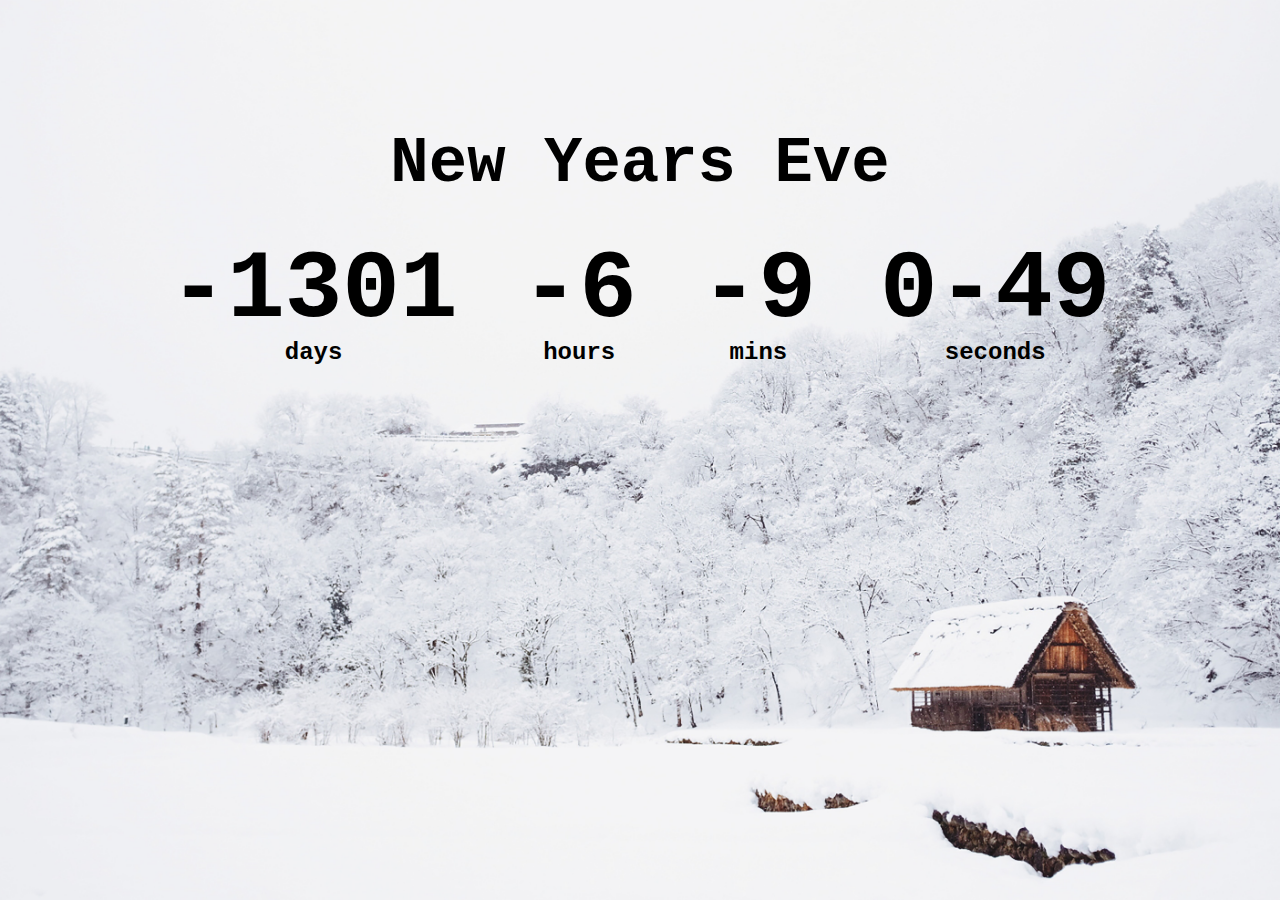
<file: countdown-timer/index.html>
<!DOCTYPE html>
<html lang="en">
<head>
    <meta charset="UTF-8">
    <meta http-equiv="X-UA-Compatible" content="IE=edge">
    <meta name="viewport" content="width=device-width, initial-scale=1.0">
    <title>Document</title>
    <link rel="stylesheet" href="style.css">
    <script src="script.js" defer></script>
</head>
<body>
    <h1>New Years Eve</h1>
    <div class="countdown-container">
        <div class="countdown-element days-c">
            <p class="big-text" id="days">0</p>
            <span>days</span>
        </div>
        <div class="countdown-element hours-c">
            <p class="big-text" id="hours">0</p>
            <span>hours</span>
        </div>
        <div class="countdown-element mins-c">
            <p class="big-text" id="mins">0</p>
            <span>mins</span>
        </div>
        <div class="countdown-element seconds-c">
            <p class="big-text" id="seconds">0</p>
            <span>seconds</span>
        </div>
    </div>
    
</body>
</html>
</file>
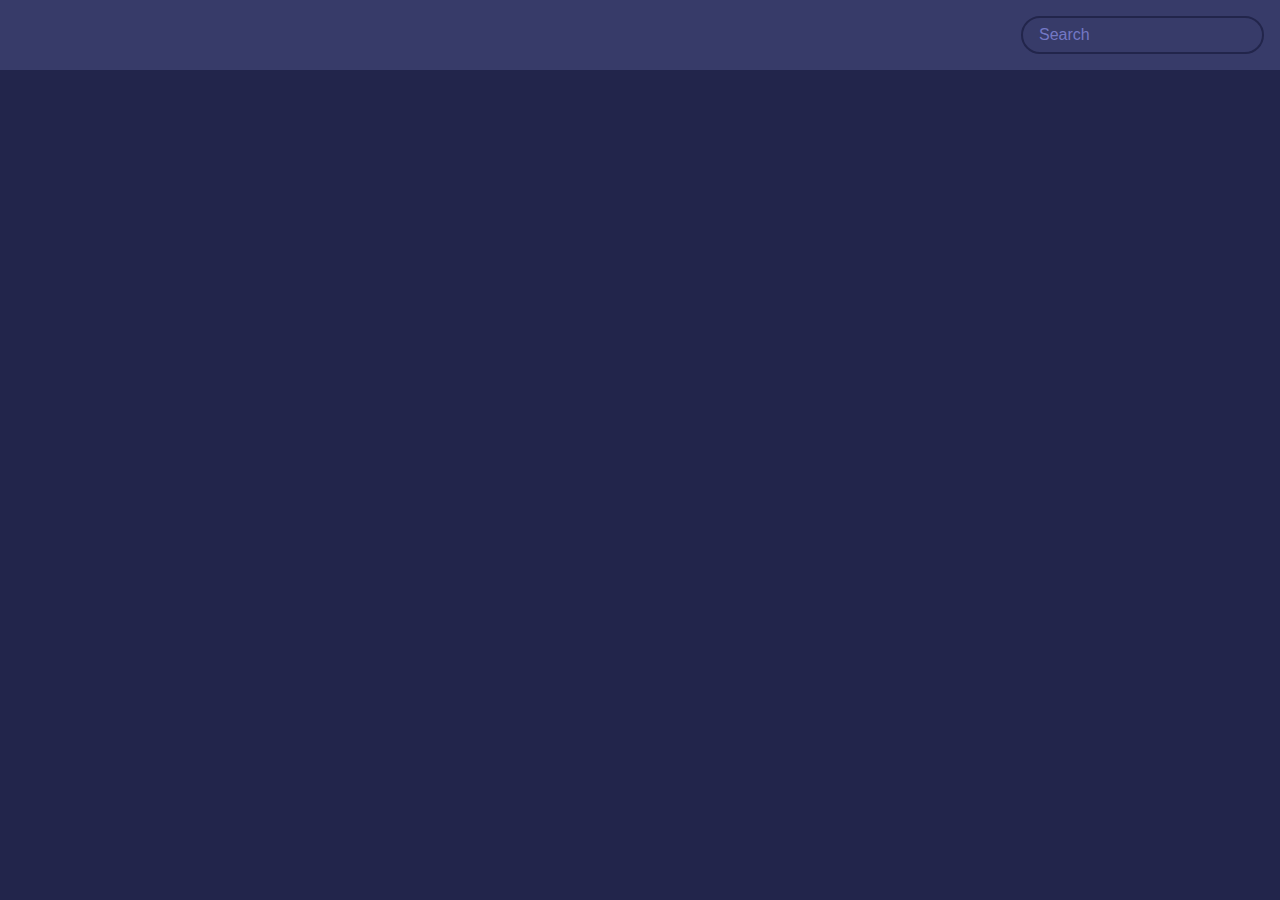
<file: movie-app/index.html>
<!DOCTYPE html>
<html lang="en">
<head>
    <meta charset="UTF-8">
    <meta http-equiv="X-UA-Compatible" content="IE=edge">
    <meta name="viewport" content="width=device-width, initial-scale=1.0">
    <title>Movie App</title>
    <link rel="stylesheet" href="style.css" />
    <script src="script.js" defer></script>
</head>
<body>
    <header>
        <form id="form">
            <input 
                type="text"
                id="search"
                placeholder="Search"
                class="search"
            />
        </form>
    </header>
    <main id="main"></main>
</body>
</html>
</file>
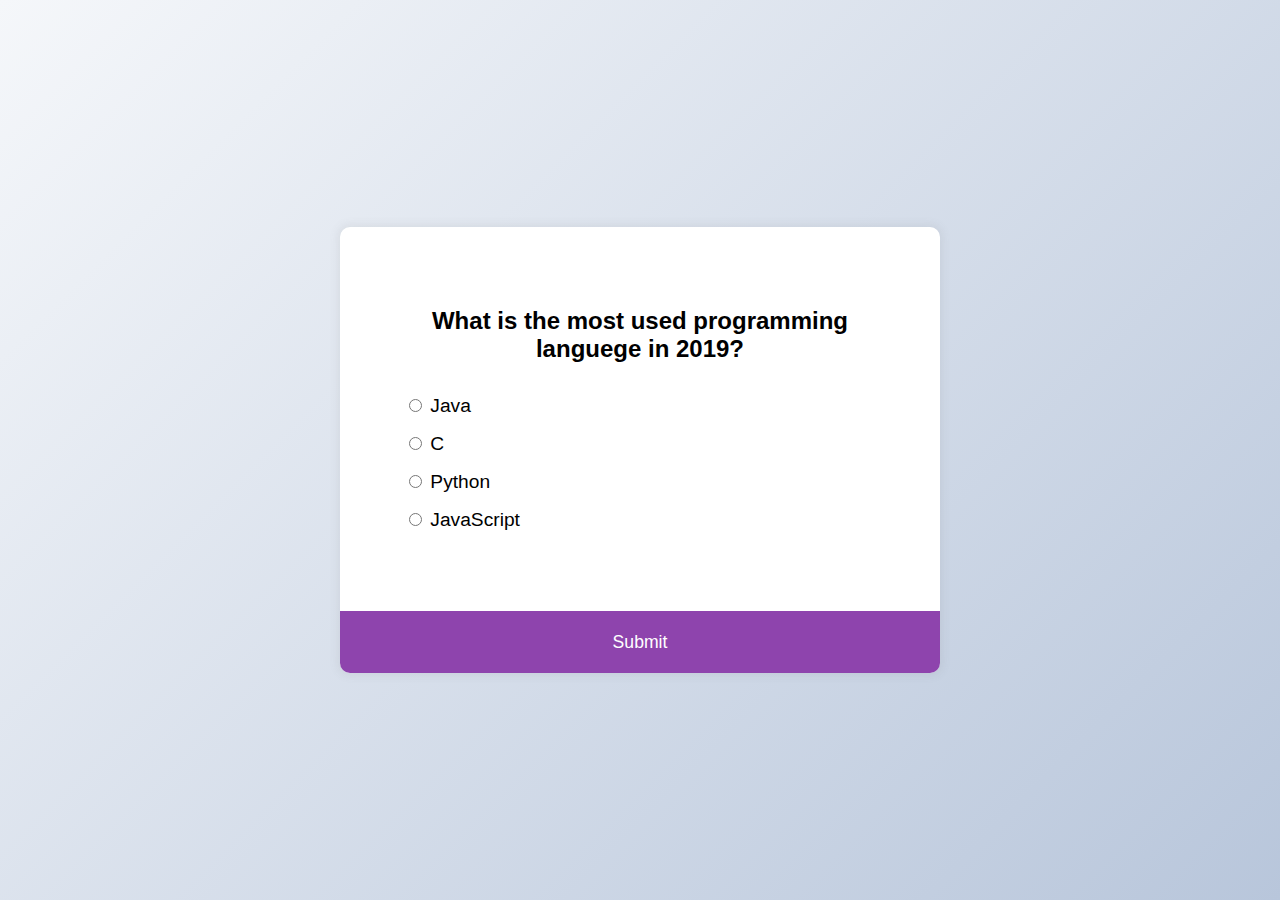
<file: quiz-app/index.html>
<!DOCTYPE html>
<html lang="en">
<head>
    <meta charset="UTF-8">
    <meta http-equiv="X-UA-Compatible" content="IE=edge">
    <meta name="viewport" content="width=device-width, initial-scale=1.0">
    <title>Quiz App</title>
    <link rel="stylesheet" href="style.css" />
    <script src="script.js" defer></script>
</head>
<body>
    <div class="quiz-container" id="quiz">
        <div class="quiz-header">
            <h2 id="question">Question text</h2>
            <ul>
                <li>
                    <input 
                        type="radio"
                        id="a"
                        name="answer"
                        class="answer"
                    />
                    <label id="a_text" for="a">Question</label>
                </li>
                <li>
                    <input 
                        type="radio"
                        id="b"
                        name="answer"
                        class="answer"
                    />
                    <label id="b_text" for="b">Question</label>
                </li>
                <li>
                    <input 
                        type="radio"
                        id="c"
                        name="answer"
                        class="answer"
                    />
                    <label id="c_text" for="c">Question</label>
                </li>
                <li>
                    <input 
                        type="radio"
                        id="d"
                        name="answer"
                        class="answer"
                    />
                    <label id="d_text" for="d">Question</label>
                </li>
            </ul>
        </div>
        <button id="submit">Submit</button>
    </div>
    
</body>
</html>
</file>
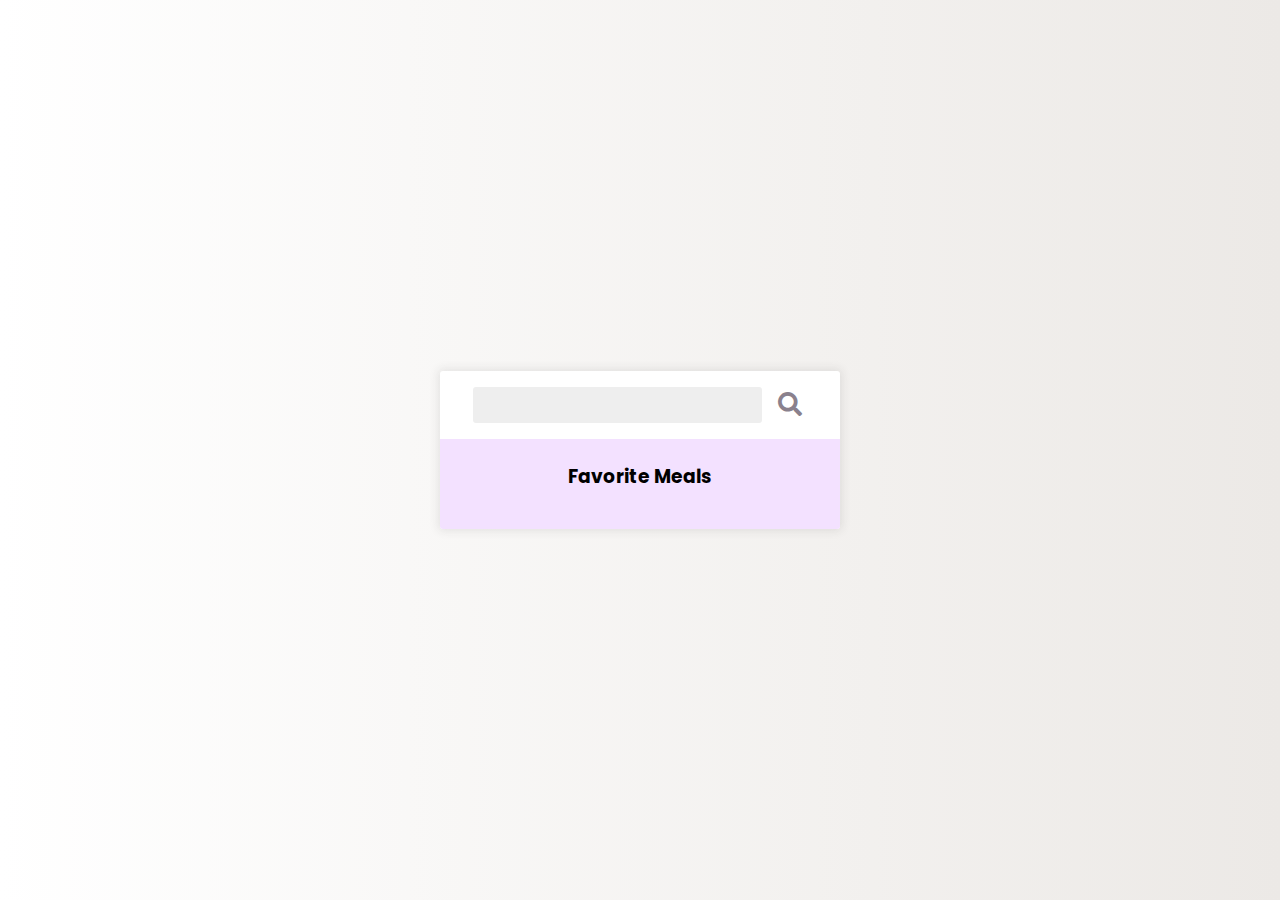
<file: recipe-app/index.html>
<!DOCTYPE html>
<html lang="en">
<head>
    <meta charset="UTF-8">
    <meta http-equiv="X-UA-Compatible" content="IE=edge">
    <meta name="viewport" content="width=device-width, initial-scale=1.0">
    <title>Recipe App</title>
    <link
            rel="stylesheet"
            href="https://cdnjs.cloudflare.com/ajax/libs/font-awesome/5.14.0/css/all.min.css"
    />
    <link rel="stylesheet" href="style.css" />
    <script src="script.js" defer></script>
</head>
<body>
    <div class="mobile-container">
        <header>
            <input type="text" id="search-term" />
            <button id="search"><i class="fas fa-search"></i></button>
        </header>
        <div class="fav-container">
            <h3>Favorite Meals</h3>
            <ul class="fav-meals" id="fav-meals"></ul>
        </div>
        <div class="meals" id="meals"></div>
    </div>

    <div class="popup-container hidden" id="meal-popup">
        <div class="popup">
            <button id="close-popup" class="close-popup">
                <i class="fas fa-times"></i>
            </button>
            <div class="meal-info" id="meal-info"></div>
        </div>

    </div>

    
</body>
</html>
</file>
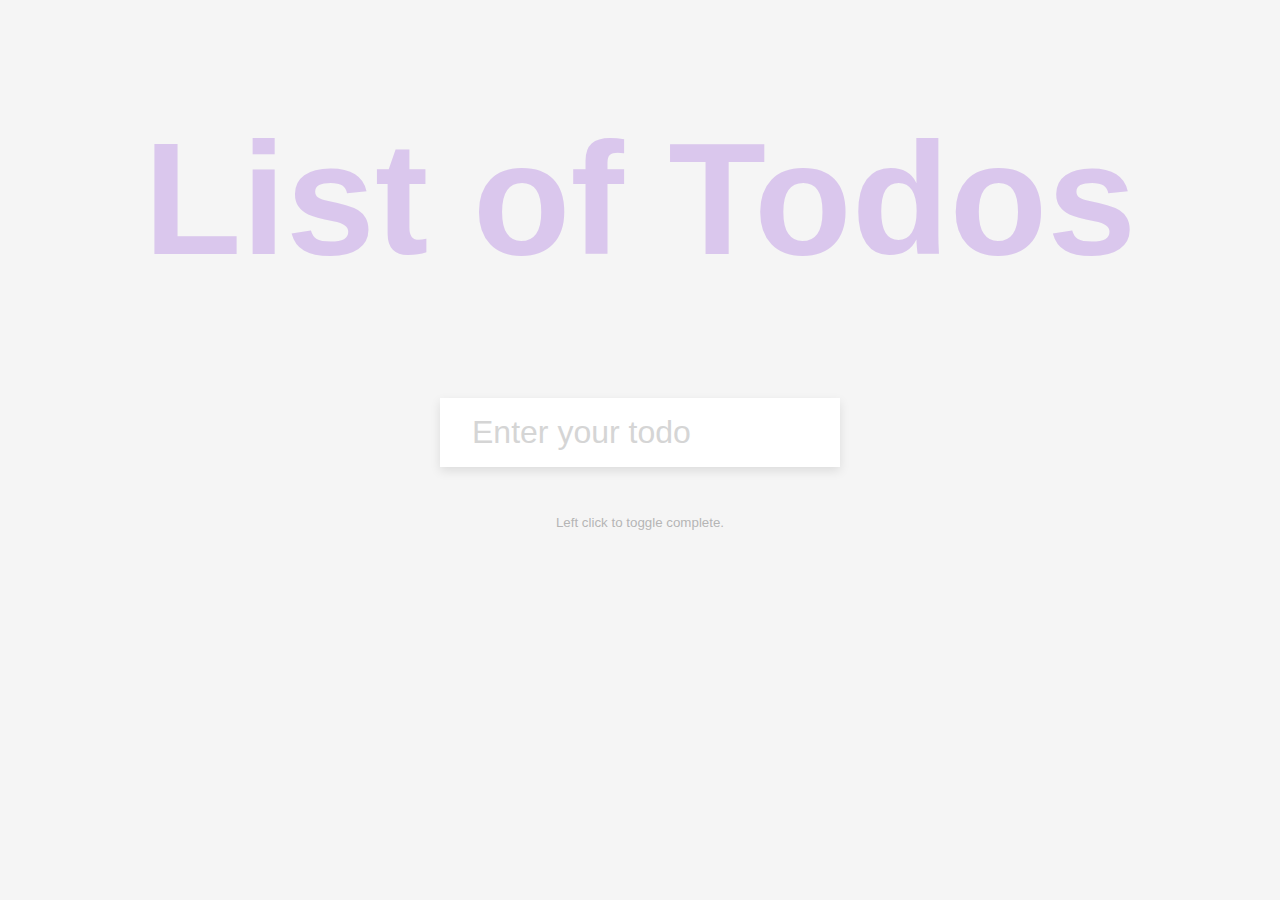
<file: todo-app/index.html>
<!DOCTYPE html>
<html lang="en">
<head>
    <meta charset="UTF-8">
    <meta http-equiv="X-UA-Compatible" content="IE=edge">
    <meta name="viewport" content="width=device-width, initial-scale=1.0">
    <title>TODO APP</title>
    <link rel="stylesheet" href="style.css" />
    <script src="script.js" defer></script>
</head>
<body>
    <h1>List of Todos</h1>
    <form id="form">
        <input 
            type="text"
            id="input"
            class="input"
            placeholder="Enter your todo"
            autocomplete="off"
        />
        <ul class="todos" id="todos"></ul>
    </form>
    <small>
        Left click to toggle complete.
    </small>
</body>
</html>
</file>
<file: countdown-timer/style.css>
* {
    box-sizing: border-box;
    font-family: 'Courier New', Courier, monospace;
}

body {
    background-image: url("./snow.jpg");
    margin: 0;
    background-size: cover;
    background-position: center center;
    display: flex;
    flex-direction: column;
    align-items: center;
    min-height: 100vh;
}

h1 {
    font-size: 4rem;
    margin-top: 8rem;
}

.countdown-container {
    display:flex;
    flex-wrap: wrap;
    justify-content: center;
}

.countdown-element {
    text-align: center;
    font-weight: bold;
}

.countdown-element span {
    font-size: 1.5rem;
}

.big-text {
    font-size: 6rem;
    line-height: 1;
    margin: 0 2rem;
}
</file>
<file: movie-app/style.css>
* {
    box-sizing: border-box;
}

body {
    background-color: #22254b;
    font-family: 'Segoe UI', Tahoma, Geneva, Verdana, sans-serif;
    margin: 0;
}

header {
    background-color: #373b69;
    display: flex;
    justify-content: flex-end;
    padding: 1rem;
}

.search {
    background-color: transparent;
    border: 2px solid #22254b;
    border-radius: 50px;
    color: #fff;
    font-family: inherit;
    font-size: 1rem;
    padding: 0.5rem 1rem;
}

.search::placeholder {
    color: #7378c5;
}

.search:focus {
    background-color: #22254b;
    outline: none;
}

main {
    display: flex;
    flex-wrap: wrap;
}

.movie {
    background-color: #373b69;
    border-radius: 3px;
    box-shadow: 0 4px 5px rgba(0, 0, 0, 0.2);
    overflow: hidden;
    position: relative;
    margin: 1rem;
    width: 300px;
}

.movie img {
    width: 100%;
}

.movie-info {
    color: #eee;
    display: flex;
    align-items: center;
    justify-content: space-between;
    padding: 0.5rem 1rem 1rem;
    letter-spacing: 0.5px;
}

.movie-info h3 {
    margin: 0;
}

.movie-info span {
    background-color: #22254b;
    border-radius: 3px;
    font-weight: bold;
    padding: 0.25rem 0.5rem;
}
.movie-info span.green {
    color: rgb(39, 189, 39);
}

.movie-info span.orange {
    color: orange;
}

.movie-info span.red {
    color: rgb(189, 42, 42);
}

.overview {
    background-color: #fff;
    padding: 2rem;
    position: absolute;
    max-height: 100%;
    overflow: auto;
    left: 0;
    bottom: 0;
    right: 0;
    transform: translateY(101%);
    transition: transform 0.3s ease-in;
}

.overview h3 {
    margin-top: 0;
}

.movie:hover .overview {
    transform: translateY(0);
}
</file>
<file: quiz-app/style.css>
* {
    box-sizing: border-box;
}

body {
    background-color: #b8c6db;
    background-image: linear-gradient(315deg, #b8c6db 0%, #f5f7fa 100%);
    display: flex;
    align-items: center;
    justify-content: center;
    font-family: 'Segoe UI', Tahoma, Geneva, Verdana, sans-serif;
    margin: 0;
    min-height: 100vh;
}

.quiz-container {
    background-color: #fff;
    border-radius: 10px;
    box-shadow: 0 0 10px 2px rgba(100, 100, 100, 0.1);
    overflow: hidden;
    width: 600px;
    max-width: 100%;
}

.quiz-header {
    padding: 4rem;
}

h2 {
    padding: 1rem;
    text-align: center;
    margin: 0;
}

ul {
    list-style-type: none;
    padding: 0;
}

ul li {
    font-size: 1.2rem;
    margin: 1rem 0;
}

ul li label {
    cursor: pointer;
}

button {
    background-color: #8e44ad;
    border: none;
    color: white;
    cursor: pointer;
    display: block;
    font-family: inherit;
    font-size: 1.1rem;
    width: 100%;
    padding: 1.3rem;
}

button:hover {
    background-color: #732d91;
}

button:focus {
    background-color: #5e3370;
    outline: none;
}
</file>
<file: recipe-app/style.css>
@import url("https://fonts.googleapis.com/css2?family=Poppins:wght@200;400;600&display=swap");

* {
    box-sizing: border-box;
}

body {
    background: #ece9e6;
    background: -webkit-linear-gradient(to right, #ffffff, #ece9e6);
    background: linear-gradient(to right, #ffffff, #ece9e6);
    display: flex;
    align-items: center;
    justify-content: center;
    font-family: "Poppins", sans-serif;
    margin: 0;
    min-height: 100vh;
}

img {
    max-width: 100%;
}

.mobile-container {
    background-color: #fff;
    box-shadow: 0 0 10px 2px #3333331a;
    border-radius: 3px;
    overflow: hidden;
    width: 400px;
}

header {
    display: flex;
    align-items: center;
    justify-content: center;
    padding: 1rem;
}

header input {
    background-color: #eee;
    border: none;
    border-radius: 3px;
    font-family: inherit;
    padding: 0.5rem 1rem;
}

header button {
    background-color: transparent;
    border: none;
    color: rgb(138, 129, 141);
    font-size: 1.5rem;
    margin-left: 10px;
}

.fav-container {
    background-color: rgb(243, 225, 255);
    padding: 0.25rem 1rem;
    text-align: center;
}

.fav-meals {
    display: flex;
    flex-wrap: wrap;
    justify-content: center;
    list-style-type: none;
    padding: 0;
}

.fav-meals li {
    cursor: pointer;
    position: relative;
    margin: 5px;
    width: 75px;
}

.fav-meals li .clear {
    background-color: transparent;
    border: none;
    cursor: pointer;
    opacity: 0;
    position: absolute;
    top: -0.5rem;
    right: -0.5rem;
    font-size: 1.2rem;
}

.fav-meals li:hover .clear {
    opacity: 1;
}

.fav-meals li img {
    border: 2px solid #ffffff;
    border-radius: 50%;
    box-shadow: 0 0 10px 2px #3333331a;
    object-fit: cover;
    height: 70px;
    width: 70px;
}

.fav-meals li span {
    display: inline-block;
    font-size: 0.9rem;
    white-space: nowrap;
    overflow: hidden;
    text-overflow: ellipsis;
    width: 75px;
}

.meal {
    border-radius: 3px;
    box-shadow: 0 0 10px 2px #3333331a;
    cursor: pointer;
    margin: 1.5rem;
    overflow: hidden;
}

.meal-header {
    position: relative;
}

.meal-header .random {
    position: absolute;
    top: 1rem;
    background-color: #fff;
    padding: 0.25rem 1rem;
    border-top-right-radius: 3px;
    border-bottom-right-radius: 3px;
}

.meal-header img {
    object-fit: cover;
    height: 250px;
    width: 100%;
}

.meal-body {
    display: flex;
    align-items: center;
    justify-content: space-between;
    padding: 1rem;
}

.meal-body h4 {
    margin: 0;
}

.meal-body .fav-btn {
    border: none;
    background-color: transparent;
    color: rgb(197, 188, 188);
    cursor: pointer;
    font-size: 1.2rem;
}

.meal-body .fav-btn.active {
    color: rebeccapurple;
}

.popup-container {
    background-color: rgba(0, 0, 0, 0.5);
    display: flex;
    align-items: center;
    justify-content: center;
    position: fixed;
    left: 0;
    right: 0;
    top: 0;
    bottom: 0;
}

.popup-container.hidden {
    opacity: 0;
    pointer-events: none;
}

.popup {
    background-color: #fff;
    border-radius: 5px;
    padding: 0 2rem;
    position: relative;
    overflow: auto;
    max-height: 100vh;
    max-width: 600px;
    width: 100%;
}

.popup .close-popup {
    background-color: transparent;
    border: none;
    cursor: pointer;
    font-size: 1.5rem;
    position: absolute;
    top: 1rem;
    right: 1rem;
}

.meal-info h1 {
    text-align: center;
}
</file>
<file: todo-app/style.css>
* {
    box-sizing: border-box;
}

body {
    background-color: #f5f5f5;
    color: #444;
    display: flex;
    align-items: center;
    flex-direction: column;
    font-family: Impact, Haettenschweiler, 'Arial Narrow Bold', sans-serif;
    margin: 0;
    min-height:  100vh;
}

h1 {
    color: rgb(179, 131, 226);
    font-size: 10rem;
    align-items: center;
    opacity: 0.4;
}

form {
    box-shadow: 0 4px 10px rgba(0, 0, 0, 0.1);
    max-width: 100%;
    width: 400px;
}

.input {
    border: none;
    color: #444;
    font-size: 2rem;
    padding: 1rem 2rem;
    display: block;
    width: 100%;
}

.input::placeholder {
    color: #d5d5d5;
}

.todos {
    background-color: #fff;
    padding: 0;
    margin: 0;
    list-style-type: none;
}

.todos li {
    border-top: 1px solid #e5e5e5;
    cursor: pointer;
    font-size: 2rem;
    padding: 1rem 2rem;
}

.todos li.completed {
    color: #b6b6b6;
    text-decoration: line-through;
}

small {
    color: #b5b5b5;
    margin-top: 3rem;
    text-align: center;
}
</file>
